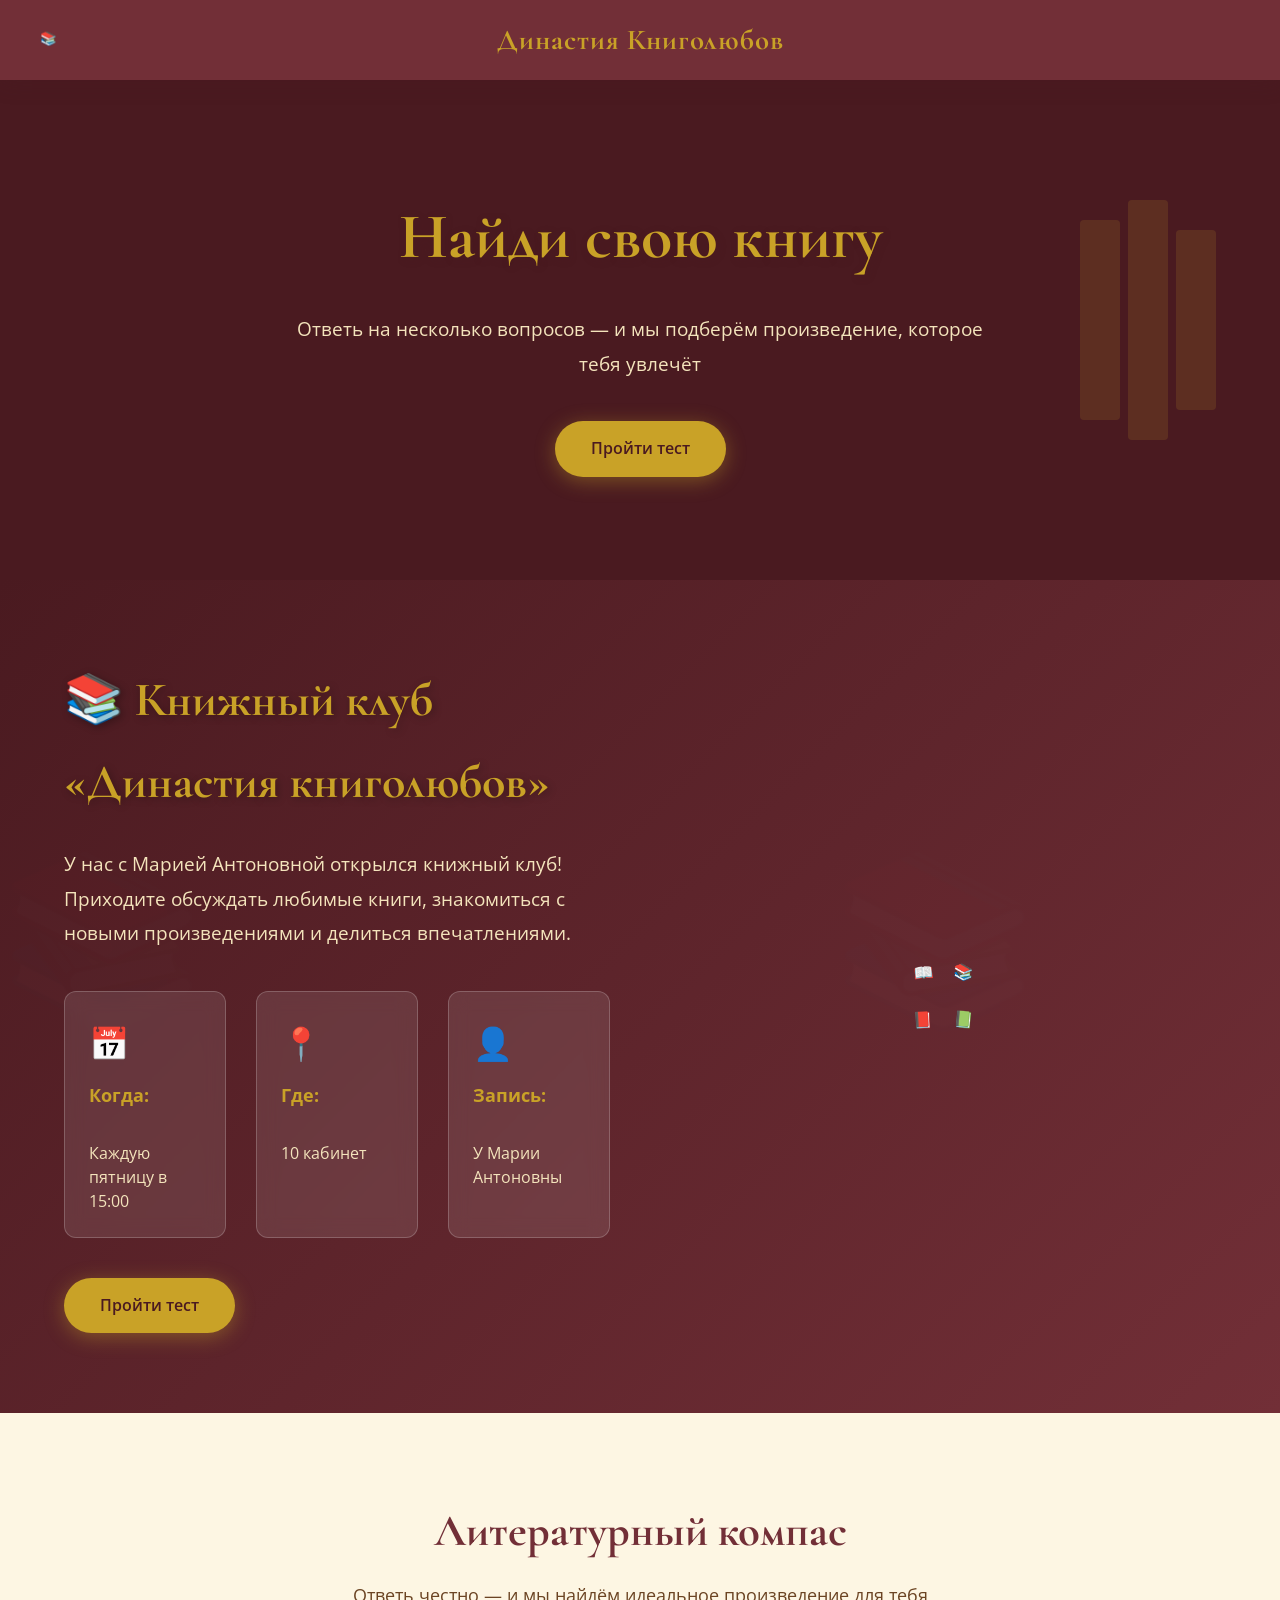
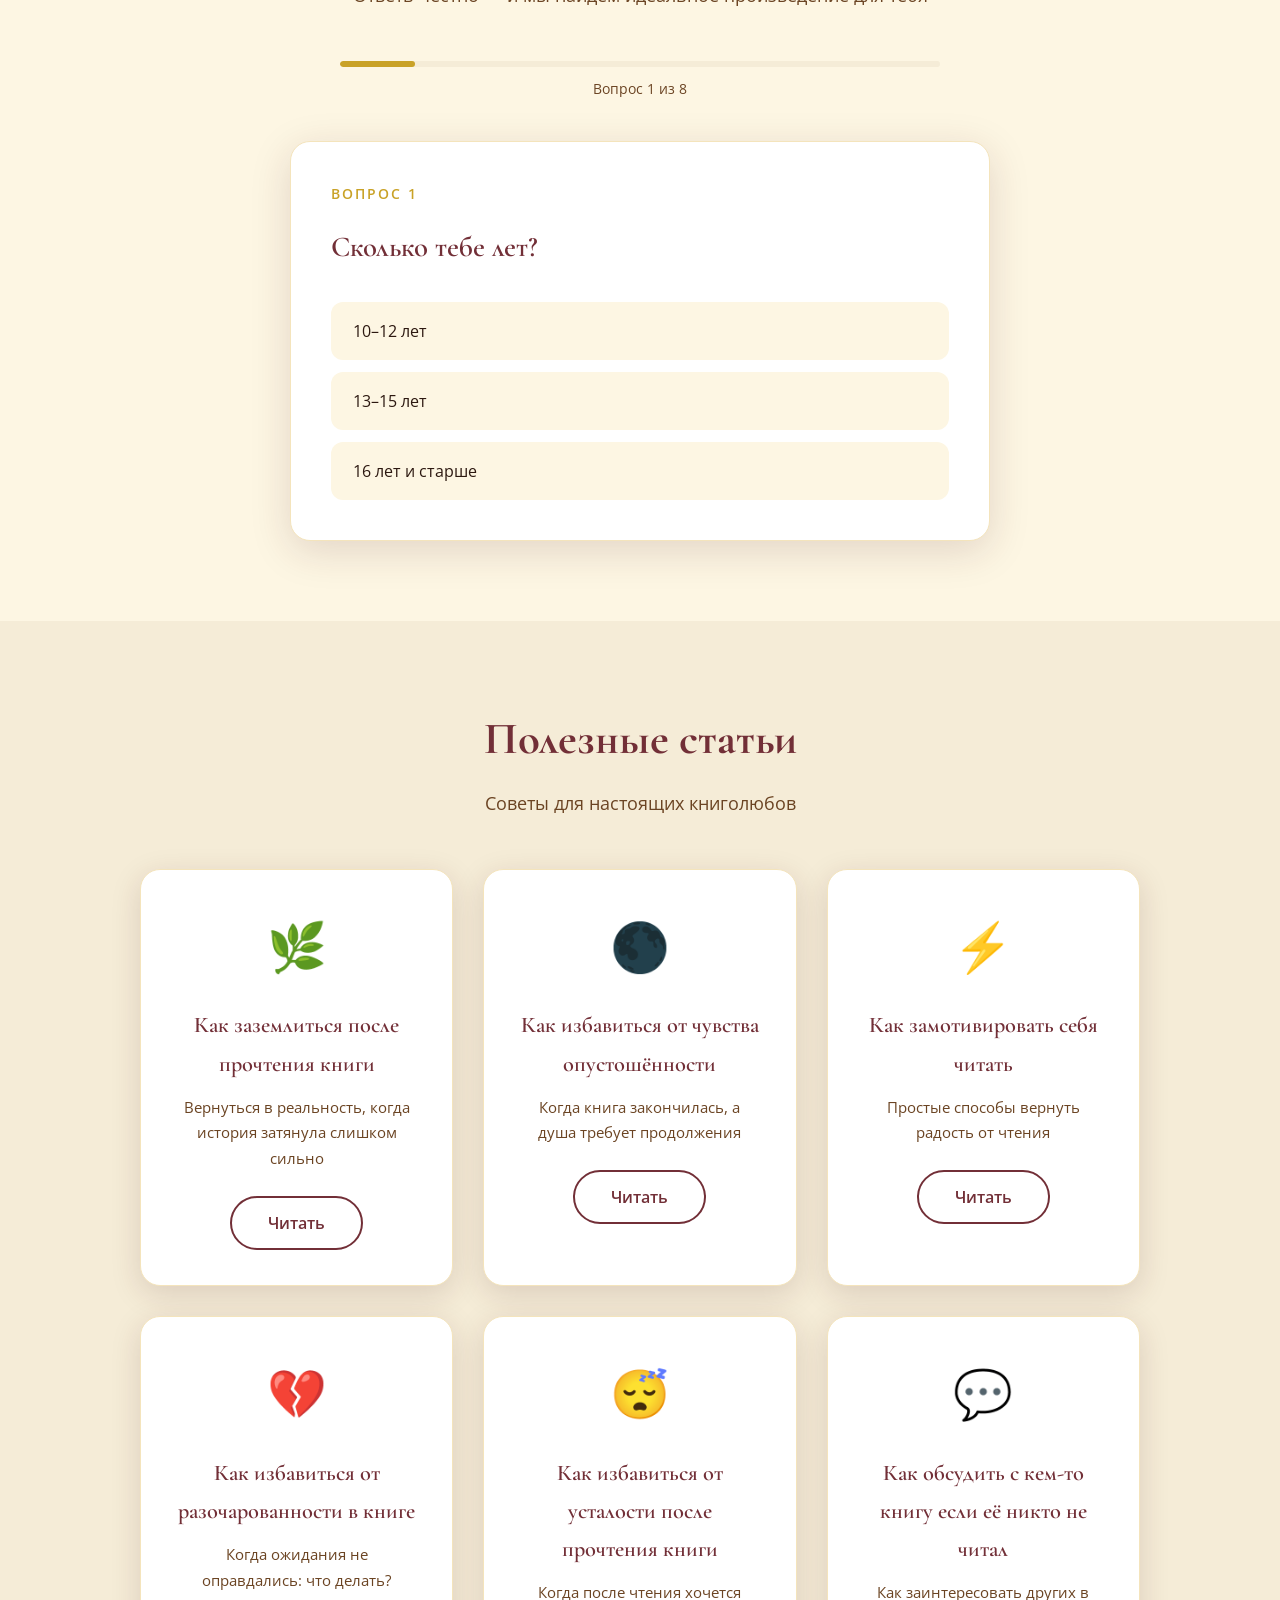
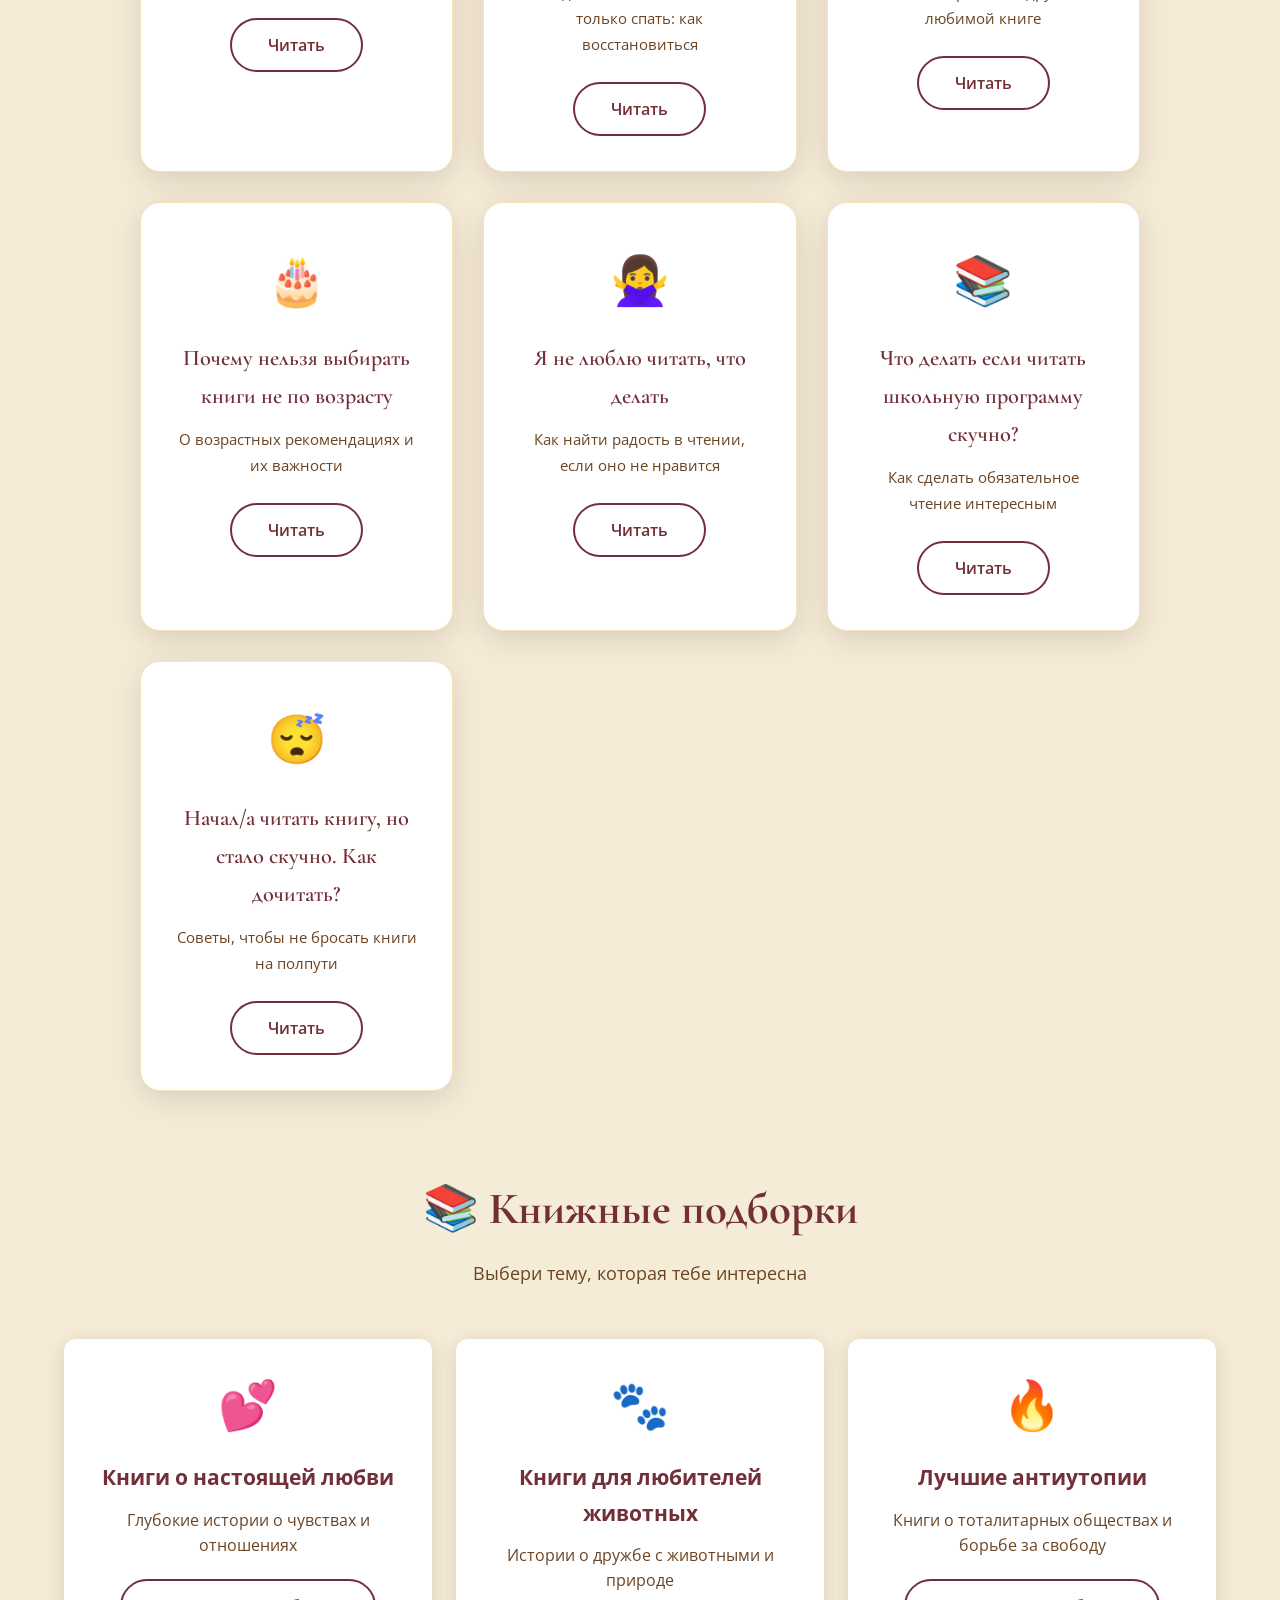
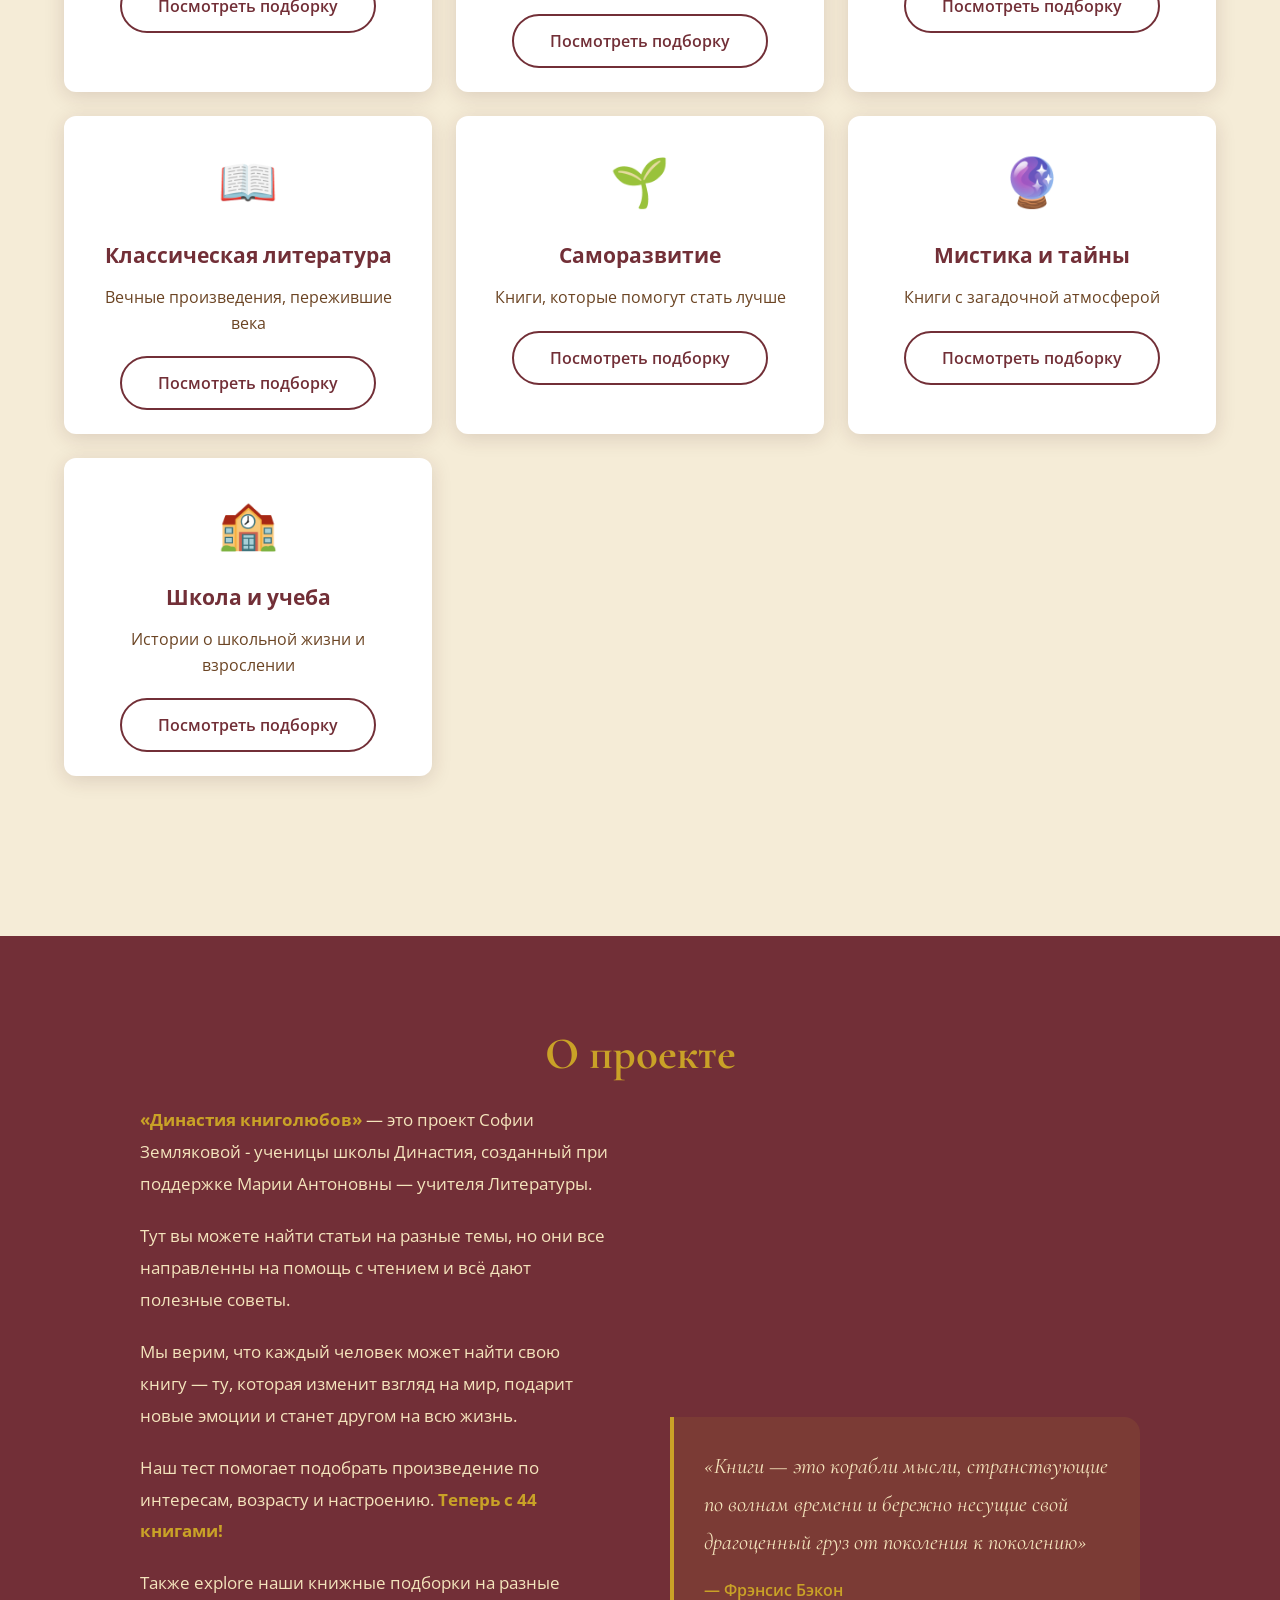
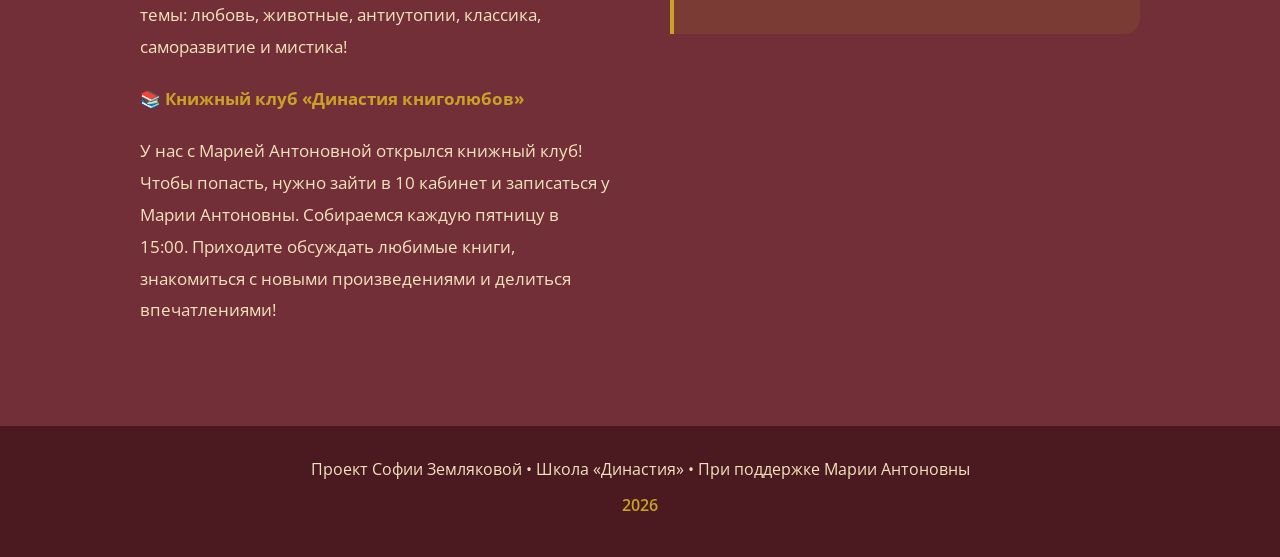
<file: index.html>
<!DOCTYPE html>
<html lang="ru">
<head>
    <meta charset="UTF-8">
    <meta name="viewport" content="width=device-width, initial-scale=1.0">
    <title>Династия книголюбов - Тест на подбор книг</title>
    <link rel="preconnect" href="https://fonts.googleapis.com">
    <link rel="preconnect" href="https://fonts.gstatic.com" crossorigin>
    <link href="https://fonts.googleapis.com/css2?family=Cormorant+Garamond:ital,wght@0,400;0,600;0,700;1,400&family=Open+Sans:wght@400;600&display=swap" rel="stylesheet">
    <link rel="stylesheet" href="styles.css">
</head>
<body>
    <header class="header">
        <button class="menu-toggle" aria-label="Меню">
            <span class="menu-icon">📚</span>
        </button>
        <div class="site-title">Династия Книголюбов</div>
    </header>
    
    <div class="mobile-menu">
        <div class="mobile-menu-content">
            <a href="#test" class="mobile-nav-link">Тест</a>
            <a href="#articles" class="mobile-nav-link">Статьи</a>
            <a href="#collections" class="mobile-nav-link">Подборки</a>
            <a href="#club" class="mobile-nav-link">Книжный клуб</a>
            <a href="#about" class="mobile-nav-link">О проекте</a>
        </div>
    </div>

    <section class="hero">
        <div class="hero-content">
            <h2 class="hero-title">Найди свою книгу</h2>
            <p class="hero-subtitle">Ответь на несколько вопросов — и мы подберём произведение, которое тебя увлечёт</p>
            <a href="#test" class="btn btn-primary">Пройти тест</a>
        </div>
        <div class="hero-decoration">
            <div class="book-spine"></div>
            <div class="book-spine"></div>
            <div class="book-spine"></div>
        </div>
    </section>

    <!-- Баннер книжного клуба -->
    <section id="club" class="club-banner">
        <div class="container">
            <div class="club-content">
                <div class="club-text">
                    <h2 class="club-title">📚 Книжный клуб «Династия книголюбов»</h2>
                    <p class="club-description">У нас с Марией Антоновной открылся книжный клуб! Приходите обсуждать любимые книги, знакомиться с новыми произведениями и делиться впечатлениями.</p>
                    <div class="club-details">
                        <div class="club-detail">
                            <span class="club-icon">📅</span>
                            <div>
                                <strong>Когда:</strong><br>
                                Каждую пятницу в 15:00
                            </div>
                        </div>
                        <div class="club-detail">
                            <span class="club-icon">📍</span>
                            <div>
                                <strong>Где:</strong><br>
                                10 кабинет
                            </div>
                        </div>
                        <div class="club-detail">
                            <span class="club-icon">👤</span>
                            <div>
                                <strong>Запись:</strong><br>
                                У Марии Антоновны
                            </div>
                        </div>
                    </div>
                    <a href="#test" class="btn btn-primary">Пройти тест</a>
                </div>
                <div class="club-illustration">
                    <div class="club-books">
                        <div class="book club-book-1">📖</div>
                        <div class="book club-book-2">📚</div>
                        <div class="book club-book-3">📕</div>
                        <div class="book club-book-4">📗</div>
                    </div>
                </div>
            </div>
        </div>
    </section>

    <section id="test" class="test-section">
        <div class="container">
            <h2 class="section-title">Литературный компас</h2>
            <p class="section-subtitle">Ответь честно — и мы найдём идеальное произведение для тебя</p>
            
            <div id="quiz-container">
                <!-- Вопросы будут здесь -->
            </div>
            
            <div id="result-container" class="hidden">
                <!-- Результат будет здесь -->
            </div>
        </div>
    </section>

    <section id="articles" class="articles-section">
        <div class="container">
            <h2 class="section-title">Полезные статьи</h2>
            <p class="section-subtitle">Советы для настоящих книголюбов</p>
            
            <div class="articles-grid">
                <article class="article-card" data-article="grounding">
                    <div class="article-icon">🌿</div>
                    <h3>Как заземлиться после прочтения книги</h3>
                    <p>Вернуться в реальность, когда история затянула слишком сильно</p>
                    <button class="btn btn-secondary read-more">Читать</button>
                </article>
                
                <article class="article-card" data-article="emptiness">
                    <div class="article-icon">🌑</div>
                    <h3>Как избавиться от чувства опустошённости</h3>
                    <p>Когда книга закончилась, а душа требует продолжения</p>
                    <button class="btn btn-secondary read-more">Читать</button>
                </article>
                
                <article class="article-card" data-article="motivation">
                    <div class="article-icon">⚡</div>
                    <h3>Как замотивировать себя читать</h3>
                    <p>Простые способы вернуть радость от чтения</p>
                    <button class="btn btn-secondary read-more">Читать</button>
                </article>
                
                <article class="article-card" data-article="disappointment">
                    <div class="article-icon">💔</div>
                    <h3>Как избавиться от разочарованности в книге</h3>
                    <p>Когда ожидания не оправдались: что делать?</p>
                    <button class="btn btn-secondary read-more">Читать</button>
                </article>
                
                <article class="article-card" data-article="fatigue">
                    <div class="article-icon">😴</div>
                    <h3>Как избавиться от усталости после прочтения книги</h3>
                    <p>Когда после чтения хочется только спать: как восстановиться</p>
                    <button class="btn btn-secondary read-more">Читать</button>
                </article>
                
                <article class="article-card" data-article="discuss">
                    <div class="article-icon">💬</div>
                    <h3>Как обсудить с кем-то книгу если её никто не читал</h3>
                    <p>Как заинтересовать других в любимой книге</p>
                    <button class="btn btn-secondary read-more">Читать</button>
                </article>
                
                <article class="article-card" data-article="age">
                    <div class="article-icon">🎂</div>
                    <h3>Почему нельзя выбирать книги не по возрасту</h3>
                    <p>О возрастных рекомендациях и их важности</p>
                    <button class="btn btn-secondary read-more">Читать</button>
                </article>
                
                <article class="article-card" data-article="dislike">
                    <div class="article-icon">🙅‍♀️</div>
                    <h3>Я не люблю читать, что делать</h3>
                    <p>Как найти радость в чтении, если оно не нравится</p>
                    <button class="btn btn-secondary read-more">Читать</button>
                </article>
                
                <article class="article-card" data-article="school">
                    <div class="article-icon">📚</div>
                    <h3>Что делать если читать школьную программу скучно?</h3>
                    <p>Как сделать обязательное чтение интересным</p>
                    <button class="btn btn-secondary read-more">Читать</button>
                </article>
                
                <article class="article-card" data-article="boring">
                    <div class="article-icon">😴</div>
                    <h3>Начал/а читать книгу, но стало скучно. Как дочитать?</h3>
                    <p>Советы, чтобы не бросать книги на полпути</p>
                    <button class="btn btn-secondary read-more">Читать</button>
                </article>
            </div>
            
            <!-- Отдельный раздел для книжных подборок -->
            <div class="books-section">
                <h2 class="section-title">📚 Книжные подборки</h2>
                <p class="section-subtitle">Выбери тему, которая тебе интересна</p>
                
                <div class="collections-grid">
                    <div class="collection-card" data-collection="love">
                        <div class="collection-icon">💕</div>
                        <h3>Книги о настоящей любви</h3>
                        <p>Глубокие истории о чувствах и отношениях</p>
                        <button class="btn btn-secondary view-collection">Посмотреть подборку</button>
                    </div>
                    
                    <div class="collection-card" data-collection="animals">
                        <div class="collection-icon">🐾</div>
                        <h3>Книги для любителей животных</h3>
                        <p>Истории о дружбе с животными и природе</p>
                        <button class="btn btn-secondary view-collection">Посмотреть подборку</button>
                    </div>
                    
                    <div class="collection-card" data-collection="dystopia">
                        <div class="collection-icon">🔥</div>
                        <h3>Лучшие антиутопии</h3>
                        <p>Книги о тоталитарных обществах и борьбе за свободу</p>
                        <button class="btn btn-secondary view-collection">Посмотреть подборку</button>
                    </div>
                    
                    <div class="collection-card" data-collection="classics">
                        <div class="collection-icon">📖</div>
                        <h3>Классическая литература</h3>
                        <p>Вечные произведения, пережившие века</p>
                        <button class="btn btn-secondary view-collection">Посмотреть подборку</button>
                    </div>
                    
                    <div class="collection-card" data-collection="selfhelp">
                        <div class="collection-icon">🌱</div>
                        <h3>Саморазвитие</h3>
                        <p>Книги, которые помогут стать лучше</p>
                        <button class="btn btn-secondary view-collection">Посмотреть подборку</button>
                    </div>
                    
                    <div class="collection-card" data-collection="mystery">
                        <div class="collection-icon">🔮</div>
                        <h3>Мистика и тайны</h3>
                        <p>Книги с загадочной атмосферой</p>
                        <button class="btn btn-secondary view-collection">Посмотреть подборку</button>
                    </div>
                    
                    <div class="collection-card" data-collection="school">
                        <div class="collection-icon">🏫</div>
                        <h3>Школа и учеба</h3>
                        <p>Истории о школьной жизни и взрослении</p>
                        <button class="btn btn-secondary view-collection">Посмотреть подборку</button>
                    </div>
                </div>
            </div>
            
        </div>
    </section>

    <section id="about" class="about-section">
        <div class="container">
            <h2 class="section-title">О проекте</h2>
            <div class="about-content">
                <div class="about-text">
                    <p><strong>«Династия книголюбов»</strong> — это проект Софии Земляковой - ученицы школы Династия, созданный при поддержке Марии Антоновны — учителя Литературы.</p>
                    <p>Тут вы можете найти статьи на разные темы, но они все направленны на помощь с чтением и всё дают полезные советы.</p>
                    <p>Мы верим, что каждый человек может найти свою книгу — ту, которая изменит взгляд на мир, подарит новые эмоции и станет другом на всю жизнь.</p>
                    <p>Наш тест помогает подобрать произведение по интересам, возрасту и настроению. <strong>Теперь с 44 книгами!</strong></p>
                    <p>Также explore наши книжные подборки на разные темы: любовь, животные, антиутопии, классика, саморазвитие и мистика!</p>
                    <p><strong>📚 Книжный клуб «Династия книголюбов»</strong></p>
                    <p>У нас с Марией Антоновной открылся книжный клуб! Чтобы попасть, нужно зайти в 10 кабинет и записаться у Марии Антоновны. Собираемся каждую пятницу в 15:00. Приходите обсуждать любимые книги, знакомиться с новыми произведениями и делиться впечатлениями!</p>
                </div>
                <div class="about-decoration">
                    <div class="quote">
                        <blockquote>«Книги — это корабли мысли, странствующие по волнам времени и бережно несущие свой драгоценный груз от поколения к поколению»</blockquote>
                        <cite>— Фрэнсис Бэкон</cite>
                    </div>
                </div>
            </div>
        </div>
    </section>

    <footer class="footer">
        <div class="container">
            <p>Проект Софии Земляковой • Школа «Династия» • При поддержке Марии Антоновны</p>
            <p class="footer-year">2026</p>
        </div>
    </footer>

    <!-- Модальные окна -->
    <div id="collection-modal" class="modal hidden">
        <div class="modal-content">
            <button class="modal-close">&times;</button>
            <div id="collection-body"></div>
        </div>
    </div>

    <div id="article-modal" class="modal hidden">
        <div class="modal-content">
            <button class="modal-close">&times;</button>
            <div id="article-body"></div>
        </div>
    </div>

    <!-- Модальные окна -->
    <div id="collection-modal" class="modal hidden">
        <div class="modal-content">
            <button class="modal-close">&times;</button>
            <div id="collection-body"></div>
        </div>
    </div>

    <div id="article-modal" class="modal hidden">
        <div class="modal-content">
            <button class="modal-close">&times;</button>
            <div id="article-body"></div>
        </div>
    </div>

    <script src="articles.js"></script>
    <script src="books.js"></script>
    <script src="app.js"></script>
    
    <!-- JavaScript для мобильного меню и интерактивности -->
    <script>
        // Ожидаем загрузки DOM
        document.addEventListener('DOMContentLoaded', function() {
            console.log('DOM загружен');
            
            // Мобильное меню
            const menuToggle = document.querySelector('.menu-toggle');
            const mobileMenu = document.querySelector('.mobile-menu');
            
            if (menuToggle && mobileMenu) {
                menuToggle.addEventListener('click', function() {
                    mobileMenu.classList.toggle('active');
                    console.log('Меню переключено');
                });
            } else {
                console.log('Элементы меню не найдены');
            }
            
            // Закрытие меню при клике на ссылку
            const navLinks = document.querySelectorAll('.mobile-nav-link');
            navLinks.forEach(link => {
                link.addEventListener('click', function() {
                    if (mobileMenu) {
                        mobileMenu.classList.remove('active');
                        console.log('Меню закрыто');
                    }
                });
            });
            
            // Интерактивность для книг в книжном клубе
            const clubBooks = document.querySelectorAll('.club-book');
            clubBooks.forEach(book => {
                book.addEventListener('mouseenter', function() {
                    this.style.transform = 'translateY(-15px) scale(1.15) rotate(' + 
                        (this.classList.contains('club-book-1') ? '-8deg' : 
                         this.classList.contains('club-book-2') ? '5deg' : 
                         this.classList.contains('club-book-3') ? '-5deg' : '8deg') + ')';
                });
                
                book.addEventListener('mouseleave', function() {
                    this.style.transform = '';
                });
                
                // Добавляем эффект при клике
                book.addEventListener('click', function() {
                    this.style.transform = 'translateY(-5px) scale(1.05)';
                    setTimeout(() => {
                        this.style.transform = '';
                    }, 200);
                });
            });
            
            // Плавная прокрутка для якорных ссылок
            const anchors = document.querySelectorAll('a[href^="#"]');
            anchors.forEach(anchor => {
                anchor.addEventListener('click', function (e) {
                    e.preventDefault();
                    const href = this.getAttribute('href');
                    const target = document.querySelector(href);
                    if (target) {
                        target.scrollIntoView({
                            behavior: 'smooth',
                            block: 'start'
                        });
                        console.log('Плавная прокрутка к', href);
                    }
                });
            });
        });
        
        // Резервная обработка для загрузки после DOM
        window.addEventListener('load', function() {
            console.log('Страница полностью загружена');
        });
    </script>
</body>
</html>
</file>
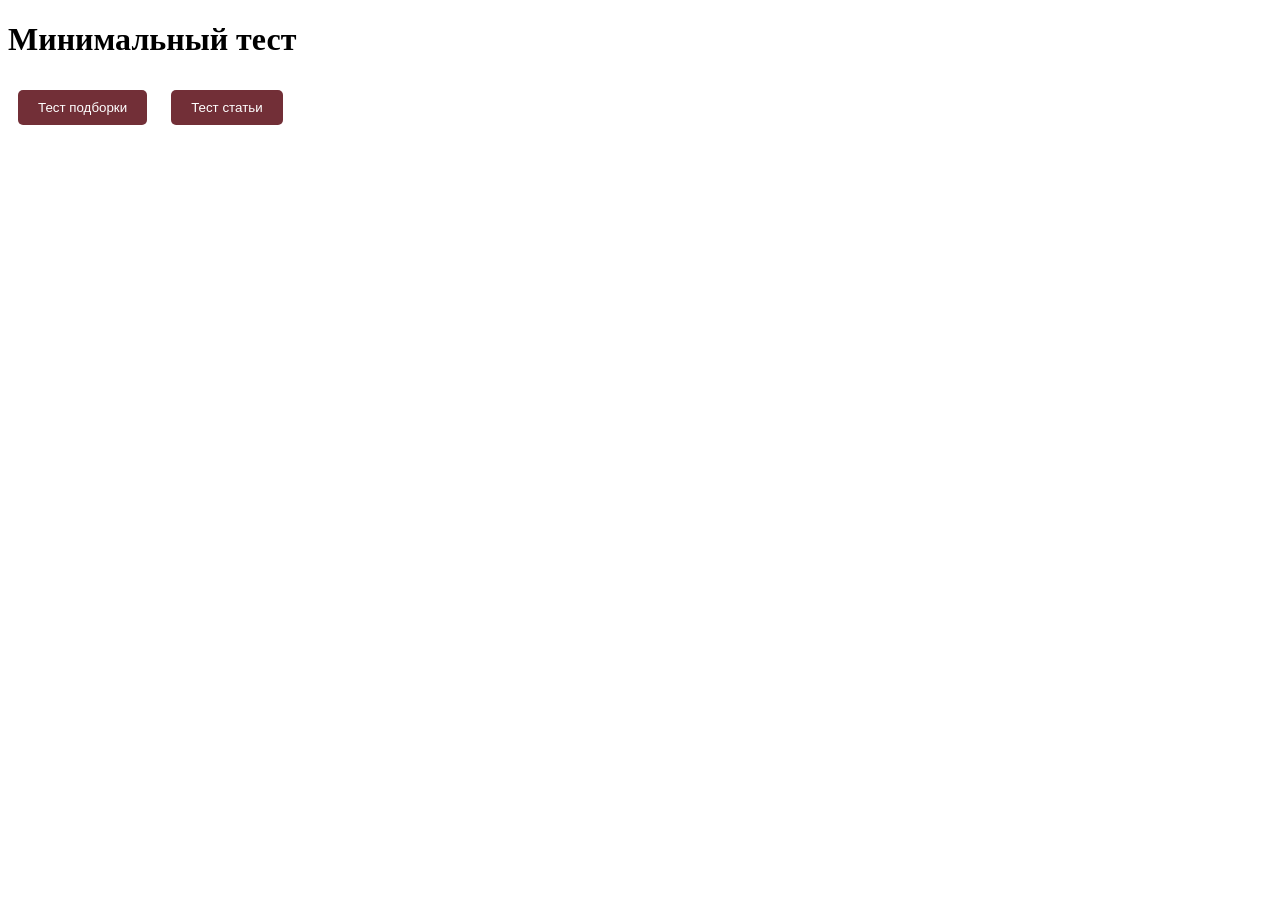
<file: test-minimal.html>
<!DOCTYPE html>
<html lang="ru">
<head>
    <meta charset="UTF-8">
    <meta name="viewport" content="width=device-width, initial-scale=1.0">
    <title>Минимальный тест</title>
    <style>
        .btn {
            padding: 10px 20px;
            background: #722F37;
            color: white;
            border: none;
            border-radius: 5px;
            cursor: pointer;
            margin: 10px;
        }
        .btn:hover {
            background: #8B3A44;
        }
        .modal {
            display: none;
            position: fixed;
            top: 0;
            left: 0;
            width: 100%;
            height: 100%;
            background: rgba(0,0,0,0.5);
            z-index: 1000;
        }
        .modal-content {
            background: white;
            margin: 50px auto;
            padding: 20px;
            width: 80%;
            max-width: 600px;
            border-radius: 10px;
        }
    </style>
</head>
<body>
    <h1>Минимальный тест</h1>
    <button class="btn view-collection" data-collection="love">Тест подборки</button>
    <button class="btn read-more" data-article="motivation">Тест статьи</button>
    
    <div id="collection-modal" class="modal">
        <div class="modal-content">
            <button class="modal-close">&times;</button>
            <h2>Тестовое окно подборок</h2>
            <p>Если это видно, то подборки работают!</p>
        </div>
    </div>
    
    <div id="article-modal" class="modal">
        <div class="modal-content">
            <button class="modal-close">&times;</button>
            <h2>Тестовое окно статей</h2>
            <p>Если это видно, то статьи работают!</p>
        </div>
    </div>
    
    <script>
        console.log('Minimal test loaded');
        
        document.addEventListener('DOMContentLoaded', function() {
            console.log('DOM loaded');
            
            // Тест кнопок подборок
            const viewCollectionButtons = document.querySelectorAll('.view-collection');
            console.log('Found view-collection buttons:', viewCollectionButtons.length);
            
            viewCollectionButtons.forEach(button => {
                button.addEventListener('click', function() {
                    console.log('View collection button clicked');
                    document.getElementById('collection-modal').style.display = 'block';
                });
            });
            
            // Тест кнопок статей
            const readMoreButtons = document.querySelectorAll('.read-more');
            console.log('Found read-more buttons:', readMoreButtons.length);
            
            readMoreButtons.forEach(button => {
                button.addEventListener('click', function() {
                    console.log('Read more button clicked');
                    document.getElementById('article-modal').style.display = 'block';
                });
            });
            
            // Тест закрытия модальных окон
            const modalCloseButtons = document.querySelectorAll('.modal-close');
            console.log('Found modal close buttons:', modalCloseButtons.length);
            
            modalCloseButtons.forEach(button => {
                button.addEventListener('click', function() {
                    console.log('Modal close clicked');
                    this.closest('.modal').style.display = 'none';
                });
            });
        });
    </script>
</body>
</html>
</file>
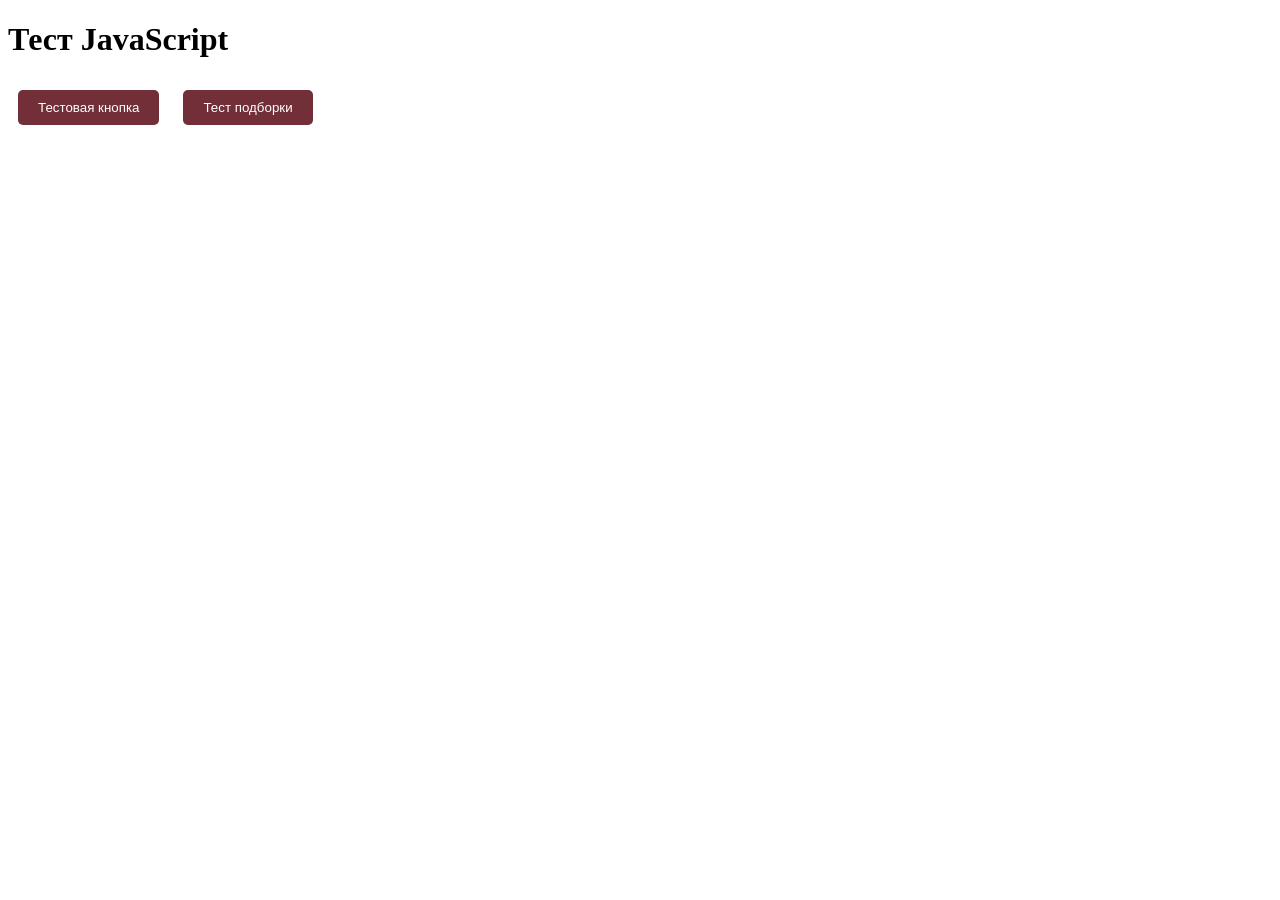
<file: test.html>
<!DOCTYPE html>
<html lang="ru">
<head>
    <meta charset="UTF-8">
    <meta name="viewport" content="width=device-width, initial-scale=1.0">
    <title>Тест JavaScript</title>
    <style>
        .btn {
            padding: 10px 20px;
            background: #722F37;
            color: white;
            border: none;
            border-radius: 5px;
            cursor: pointer;
            margin: 10px;
        }
        .btn:hover {
            background: #8B3A44;
        }
        .modal {
            display: none;
            position: fixed;
            top: 0;
            left: 0;
            width: 100%;
            height: 100%;
            background: rgba(0,0,0,0.5);
            z-index: 1000;
        }
        .modal-content {
            background: white;
            margin: 50px auto;
            padding: 20px;
            width: 80%;
            max-width: 600px;
            border-radius: 10px;
        }
    </style>
</head>
<body>
    <h1>Тест JavaScript</h1>
    <button class="btn" id="testBtn">Тестовая кнопка</button>
    <button class="btn view-collection" data-collection="love">Тест подборки</button>
    
    <div id="test-modal" class="modal">
        <div class="modal-content">
            <button class="modal-close">&times;</button>
            <h2>Тестовое модальное окно</h2>
            <p>Если это видно, то JavaScript работает!</p>
        </div>
    </div>
    
    <script>
        console.log('JavaScript loaded');
        
        document.addEventListener('DOMContentLoaded', function() {
            console.log('DOM loaded');
            
            const testBtn = document.getElementById('testBtn');
            const testModal = document.getElementById('test-modal');
            const modalClose = document.querySelector('.modal-close');
            
            testBtn.addEventListener('click', function() {
                console.log('Test button clicked');
                testModal.style.display = 'block';
            });
            
            modalClose.addEventListener('click', function() {
                console.log('Modal close clicked');
                testModal.style.display = 'none';
            });
            
            const viewCollectionButtons = document.querySelectorAll('.view-collection');
            console.log('Found view-collection buttons:', viewCollectionButtons.length);
            
            viewCollectionButtons.forEach(button => {
                button.addEventListener('click', function() {
                    console.log('View collection button clicked');
                    testModal.style.display = 'block';
                });
            });
        });
    </script>
</body>
</html>
</file>
<file: styles.css>
/* === БАЗОВЫЕ НАСТРОЙКИ === */
:root {
    --bordeaux: #722F37;
    --bordeaux-dark: #4A1A20;
    --bordeaux-light: #8B3A44;
    --gold: #C9A227;
    --gold-light: #D4AF37;
    --gold-pale: #F4E4BC;
    --cream: #FDF6E3;
    --cream-dark: #F5ECD7;
    --text-dark: #2C1810;
    --text-light: #6B4423;
    --white: #FFFFFF;
    --shadow: rgba(74, 26, 32, 0.15);
    --shadow-strong: rgba(74, 26, 32, 0.3);
}

* {
    margin: 0;
    padding: 0;
    box-sizing: border-box;
}

html {
    scroll-behavior: smooth;
}

body {
    font-family: 'Open Sans', sans-serif;
    color: var(--text-dark);
    background: var(--cream);
    line-height: 1.7;
}

.container {
    max-width: 1200px;
    margin: 0 auto;
    padding: 0 24px;
}

/* === ШАПКА === */
.header {
    background: var(--bordeaux);
    padding: 20px 24px;
    position: sticky;
    top: 0;
    z-index: 100;
    box-shadow: 0 2px 20px var(--shadow-strong);
    display: flex;
    align-items: center;
    justify-content: center;
    min-height: 80px;
}

.site-title {
    font-family: 'Cormorant Garamond', serif;
    font-size: 1.8rem;
    font-weight: 700;
    color: var(--gold);
    letter-spacing: 1px;
    text-align: center;
    position: absolute;
    left: 50%;
    transform: translateX(-50%);
    width: 100%;
    max-width: 600px;
}

/* Меню */
.menu-toggle {
    background: none;
    border: none;
    cursor: pointer;
    padding: 12px;
    z-index: 101;
    position: absolute;
    left: 24px;
    top: 50%;
    transform: translateY(-50%);
    transition: transform 0.3s;
}

.menu-toggle:hover {
    transform: translateY(-50%) scale(1.1);
}

/* Иконка меню из трех полосок */
.menu-icon {
    display: flex;
    flex-direction: column;
    gap: 4px;
    width: 24px;
    height: 18px;
    position: relative;
}

.menu-icon span {
    display: block;
    width: 100%;
    height: 3px;
    background: var(--gold);
    border-radius: 2px;
    transition: all 0.3s ease;
}

.menu-toggle:hover .menu-icon span {
    background: var(--gold-light);
}

.mobile-menu {
    display: none;
    position: fixed;
    top: 0;
    left: 0;
    width: 100%;
    height: 100%;
    background: var(--bordeaux-dark);
    z-index: 200;
    opacity: 0;
    visibility: hidden;
    transition: all 0.3s ease;
}

.mobile-menu.active {
    display: flex;
    opacity: 1;
    visibility: visible;
}

.mobile-menu.active {
    display: flex;
    opacity: 1;
    visibility: visible;
}

.mobile-menu-content {
    display: flex;
    flex-direction: column;
    justify-content: center;
    align-items: center;
    height: 100%;
    gap: 30px;
    padding: 0 20px;
}

.mobile-nav-link {
    color: var(--gold);
    text-decoration: none;
    font-size: 24px;
    font-weight: 600;
    font-family: 'Cormorant Garamond', serif;
    position: relative;
    padding: 10px 20px;
    transition: all 0.3s;
}

.mobile-nav-link::after {
    content: '';
    position: absolute;
    bottom: 0;
    left: 50%;
    width: 0;
    height: 2px;
    background: var(--gold);
    transform: translateX(-50%);
    transition: width 0.3s;
}

.mobile-nav-link:hover::after {
    width: 80%;
}

.nav {
    display: flex;
    gap: 32px;
}

.nav-link {
    color: var(--gold-pale);
    text-decoration: none;
    font-weight: 600;
    font-size: 0.95rem;
    transition: color 0.3s;
    position: relative;
}

.nav-link:hover {
    color: var(--gold);
}

.nav-link::after {
    content: '';
    position: absolute;
    bottom: -4px;
    left: 0;
    width: 0;
    height: 2px;
    background: var(--gold);
    transition: width 0.3s;
}

.nav-link:hover::after {
    width: 100%;
}

/* === ГЛАВНЫЙ ЭКРАН === */
.hero {
    background: var(--bordeaux-dark);
    min-height: 500px;
    display: flex;
    align-items: center;
    justify-content: center;
    position: relative;
    overflow: hidden;
    padding: 80px 24px;
}

.hero-content {
    text-align: center;
    z-index: 2;
    max-width: 700px;
}

.hero-title {
    font-family: 'Cormorant Garamond', serif;
    font-size: 4rem;
    font-weight: 700;
    color: var(--gold);
    margin-bottom: 20px;
    text-shadow: 2px 2px 8px var(--shadow-strong);
}

.hero-subtitle {
    font-size: 1.2rem;
    color: var(--gold-pale);
    margin-bottom: 40px;
    line-height: 1.8;
}

.hero-decoration {
    position: absolute;
    right: 5%;
    top: 50%;
    transform: translateY(-50%);
    display: flex;
    gap: 8px;
    opacity: 0.15;
}

.book-spine {
    width: 40px;
    height: 200px;
    background: var(--gold);
    border-radius: 4px;
}

.book-spine:nth-child(2) {
    height: 240px;
    margin-top: -20px;
}

.book-spine:nth-child(3) {
    height: 180px;
    margin-top: 10px;
}

/* === КНОПКИ === */
.btn {
    display: inline-block;
    padding: 14px 36px;
    border-radius: 50px;
    font-weight: 600;
    font-size: 1rem;
    text-decoration: none;
    cursor: pointer;
    border: none;
    transition: all 0.3s;
    font-family: 'Open Sans', sans-serif;
}

.btn-primary {
    background: var(--gold);
    color: var(--bordeaux-dark);
    box-shadow: 0 4px 20px rgba(201, 162, 39, 0.4);
}

.btn-primary:hover {
    background: var(--gold-light);
    transform: translateY(-2px);
    box-shadow: 0 6px 30px rgba(201, 162, 39, 0.5);
}

.btn-secondary {
    background: transparent;
    color: var(--bordeaux);
    border: 2px solid var(--bordeaux);
}

.btn-secondary:hover {
    background: var(--bordeaux);
    color: var(--gold);
}

/* === СЕКЦИИ === */
.section-title {
    font-family: 'Cormorant Garamond', serif;
    font-size: 2.8rem;
    font-weight: 700;
    color: var(--bordeaux);
    text-align: center;
    margin-bottom: 12px;
}

.section-subtitle {
    text-align: center;
    color: var(--text-light);
    font-size: 1.1rem;
    margin-bottom: 50px;
}

/* === ТЕСТ === */
.test-section {
    padding: 80px 0;
    background: var(--cream);
}

/* Выбор типа теста */
.test-selection {
    max-width: 800px;
    margin: 0 auto;
    text-align: center;
}

.test-selection h3 {
    font-family: 'Cormorant Garamond', serif;
    font-size: 2.2rem;
    color: var(--bordeaux);
    margin-bottom: 3rem;
}

.test-options {
    display: grid;
    grid-template-columns: repeat(auto-fit, minmax(300px, 1fr));
    gap: 2rem;
    margin-bottom: 2rem;
}

.test-option-card {
    background: var(--white);
    border-radius: 16px;
    padding: 2rem;
    border: 2px solid var(--bordeaux);
    transition: all 0.3s ease;
    position: relative;
    overflow: hidden;
}

.test-option-card:hover {
    transform: translateY(-5px);
    box-shadow: 0 10px 30px var(--shadow);
}

.test-option-icon {
    font-size: 3rem;
    margin-bottom: 1rem;
}

.test-option-card h4 {
    font-family: 'Cormorant Garamond', serif;
    font-size: 1.5rem;
    color: var(--bordeaux);
    margin-bottom: 0.5rem;
}

.test-option-card p {
    color: var(--text-light);
    margin-bottom: 1.5rem;
    line-height: 1.6;
}

.test-features {
    list-style: none;
    margin-bottom: 1.5rem;
    text-align: left;
}

.test-features li {
    padding: 0.5rem 0;
    color: var(--text-dark);
    position: relative;
    padding-left: 1.5rem;
}

.test-features li:before {
    content: "✓";
    position: absolute;
    left: 0;
    color: var(--gold);
    font-weight: bold;
}

.quiz-progress {
    max-width: 600px;
    margin: 0 auto 40px;
}

.progress-bar {
    height: 6px;
    background: var(--cream-dark);
    border-radius: 3px;
    overflow: hidden;
}

.progress-fill {
    height: 100%;
    background: var(--gold);
    border-radius: 3px;
    transition: width 0.5s ease;
}

.progress-text {
    text-align: center;
    margin-top: 10px;
    color: var(--text-light);
    font-size: 0.9rem;
}

.question-card {
    background: var(--white);
    border-radius: 20px;
    padding: 40px;
    max-width: 700px;
    margin: 0 auto;
    box-shadow: 0 10px 40px var(--shadow);
    border: 1px solid var(--gold-pale);
}

.question-number {
    color: var(--gold);
    font-weight: 600;
    font-size: 0.9rem;
    text-transform: uppercase;
    letter-spacing: 2px;
    margin-bottom: 16px;
}

.question-title {
    font-family: 'Cormorant Garamond', serif;
    font-size: 1.8rem;
    font-weight: 600;
    color: var(--bordeaux);
    margin-bottom: 30px;
}

.options {
    display: flex;
    flex-direction: column;
    gap: 12px;
}

.option {
    background: var(--cream);
    border: 2px solid transparent;
    border-radius: 12px;
    padding: 16px 20px;
    cursor: pointer;
    transition: all 0.3s;
    font-size: 1rem;
    text-align: left;
    font-family: 'Open Sans', sans-serif;
    color: var(--text-dark);
}

.option:hover {
    border-color: var(--gold);
    background: var(--gold-pale);
}

.option.selected {
    border-color: var(--bordeaux);
    background: var(--bordeaux);
    color: var(--gold);
    transform: scale(1.02);
}

/* Карточные опции для основного теста */
.card-options {
    display: grid;
    grid-template-columns: repeat(auto-fit, minmax(200px, 1fr));
    gap: 1rem;
    margin-top: 1.5rem;
}

.card-option {
    padding: 1.5rem;
    border: 2px solid var(--bordeaux);
    border-radius: 12px;
    background: var(--white);
    cursor: pointer;
    transition: all 0.3s ease;
    text-align: center;
    display: flex;
    flex-direction: column;
    align-items: center;
    gap: 0.5rem;
}

.card-option:hover {
    background: var(--gold-pale);
    transform: translateY(-4px);
    box-shadow: 0 6px 16px var(--shadow);
}

.card-option .card-emoji {
    font-size: 2rem;
    margin-bottom: 0.5rem;
}

.card-option.selected {
    background: var(--bordeaux);
    color: var(--gold);
    border-color: var(--gold);
}

/* === РЕЗУЛЬТАТ === */
.result-card {
    background: var(--white);
    border-radius: 24px;
    padding: 50px;
    max-width: 800px;
    margin: 0 auto;
    box-shadow: 0 15px 50px var(--shadow);
    text-align: center;
    border: 2px solid var(--gold);
}

.result-badge {
    display: inline-block;
    background: var(--bordeaux);
    color: var(--gold);
    padding: 8px 24px;
    border-radius: 50px;
    font-size: 0.85rem;
    font-weight: 600;
    text-transform: uppercase;
    letter-spacing: 2px;
    margin-bottom: 24px;
}

.result-book-cover {
    width: 200px;
    height: 300px;
    margin: 0 auto 30px;
    border-radius: 12px;
    object-fit: cover;
    box-shadow: 0 10px 30px var(--shadow-strong);
}

.result-book-placeholder {
    width: 200px;
    height: 300px;
    margin: 0 auto 30px;
    background: var(--bordeaux);
    border-radius: 12px;
    display: flex;
    align-items: center;
    justify-content: center;
    color: var(--gold);
    font-family: 'Cormorant Garamond', serif;
    font-size: 1.2rem;
    padding: 20px;
    text-align: center;
    box-shadow: 0 10px 30px var(--shadow-strong);
}

.result-book-title {
    font-family: 'Cormorant Garamond', serif;
    font-size: 2.4rem;
    font-weight: 700;
    color: var(--bordeaux);
    margin-bottom: 8px;
}

.result-author {
    font-size: 1.2rem;
    color: var(--text-light);
    font-style: italic;
    margin-bottom: 24px;
}

.result-description {
    font-size: 1.1rem;
    line-height: 1.9;
    color: var(--text-dark);
    max-width: 600px;
    margin: 0 auto 30px;
}

.result-tags {
    display: flex;
    justify-content: center;
    flex-wrap: wrap;
    gap: 10px;
    margin-bottom: 30px;
}

/* Кнопки действий в результате */
.result-actions {
    display: flex;
    gap: 1rem;
    justify-content: center;
    flex-wrap: wrap;
}

.tag {
    background: var(--cream-dark);
    color: var(--bordeaux);
    padding: 6px 16px;
    border-radius: 20px;
    font-size: 0.85rem;
    font-weight: 600;
}

/* === СТАТЬИ === */
.articles-section {
    padding: 80px 0;
    background: var(--cream-dark);
}

.articles-grid {
    display: grid;
    grid-template-columns: repeat(auto-fit, minmax(280px, 1fr));
    gap: 30px;
    max-width: 1000px;
    margin: 0 auto;
}

.article-card {
    background: var(--white);
    border-radius: 20px;
    padding: 35px;
    text-align: center;
    box-shadow: 0 8px 30px var(--shadow);
    transition: transform 0.3s, box-shadow 0.3s;
    border: 1px solid var(--gold-pale);
}

.article-card:hover {
    transform: translateY(-5px);
    box-shadow: 0 15px 40px var(--shadow-strong);
}

.article-icon {
    font-size: 3rem;
    margin-bottom: 20px;
}

.article-card h3 {
    font-family: 'Cormorant Garamond', serif;
    font-size: 1.4rem;
    font-weight: 600;
    color: var(--bordeaux);
    margin-bottom: 12px;
}

.article-card p {
    color: var(--text-light);
    font-size: 0.95rem;
    margin-bottom: 24px;
    line-height: 1.7;
}

/* === МОДАЛЬНОЕ ОКНО === */
.modal {
    position: fixed;
    top: 0;
    left: 0;
    width: 100%;
    height: 100%;
    background: rgba(74, 26, 32, 0.8);
    display: flex;
    align-items: center;
    justify-content: center;
    z-index: 1000;
    padding: 24px;
}

.modal-content {
    background: var(--white);
    border-radius: 24px;
    padding: 50px;
    max-width: 700px;
    max-height: 80vh;
    overflow-y: auto;
    position: relative;
    box-shadow: 0 20px 60px var(--shadow-strong);
    border: 2px solid var(--gold);
}

.modal-close {
    position: absolute;
    top: 20px;
    right: 24px;
    background: none;
    border: none;
    font-size: 2rem;
    color: var(--bordeaux);
    cursor: pointer;
    transition: color 0.3s;
}

.modal-close:hover {
    color: var(--gold);
}

.article-body h3 {
    font-family: 'Cormorant Garamond', serif;
    font-size: 2rem;
    color: var(--bordeaux);
    margin-bottom: 24px;
}

.article-body p {
    margin-bottom: 16px;
    line-height: 1.9;
}

.article-body ul {
    margin: 16px 0;
    padding-left: 24px;
}

.article-body li {
    margin-bottom: 10px;
    line-height: 1.7;
}

/* === О ПРОЕКТЕ === */
.about-section {
    padding: 80px 0;
    background: var(--bordeaux);
    color: var(--gold-pale);
}

.about-section .section-title {
    color: var(--gold);
}

.about-content {
    display: grid;
    grid-template-columns: 1fr 1fr;
    gap: 60px;
    align-items: center;
    max-width: 1000px;
    margin: 0 auto;
}

.about-text p {
    margin-bottom: 20px;
    font-size: 1.05rem;
    line-height: 1.9;
}

.about-text strong {
    color: var(--gold);
}

.quote {
    background: rgba(201, 162, 39, 0.1);
    border-left: 4px solid var(--gold);
    padding: 30px;
    border-radius: 0 16px 16px 0;
}

.quote blockquote {
    font-family: 'Cormorant Garamond', serif;
    font-size: 1.4rem;
    font-style: italic;
    color: var(--gold-pale);
    line-height: 1.7;
    margin-bottom: 16px;
}

.quote cite {
    color: var(--gold);
    font-style: normal;
    font-weight: 600;
}

/* === ПОДВАЛ === */
.footer {
    background: var(--bordeaux-dark);
    padding: 30px 0;
    text-align: center;
    color: var(--gold-pale);
}

.footer p {
    margin-bottom: 8px;
}

.footer-year {
    color: var(--gold);
    font-weight: 600;
}

/* === УТИЛИТЫ === */
.hidden {
    display: none !important;
}

/* === КНИЖНЫЕ ПОДБОРКИ === */
.books-section {
    padding: 80px 0;
    background: var(--cream-dark);
}

.collections-grid {
    display: grid;
    grid-template-columns: repeat(auto-fit, minmax(300px, 1fr));
    gap: 24px;
    margin-top: 40px;
}

.collection-card {
    background: var(--white);
    border-radius: 12px;
    padding: 24px;
    box-shadow: 0 4px 20px var(--shadow);
    transition: transform 0.3s ease, box-shadow 0.3s ease;
    text-align: center;
}

.collection-card:hover {
    transform: translateY(-5px);
    box-shadow: 0 8px 30px var(--shadow-strong);
}

.collection-icon {
    font-size: 3rem;
    margin-bottom: 16px;
}

.collection-card h3 {
    font-size: 1.3rem;
    margin-bottom: 12px;
    color: var(--bordeaux);
}

.collection-card p {
    color: var(--text-light);
    margin-bottom: 20px;
    line-height: 1.6;
}

.books-list {
    margin-top: 24px;
    text-align: left;
}

.book-item {
    background: var(--cream);
    border-radius: 8px;
    padding: 16px;
    margin-bottom: 16px;
    border-left: 4px solid var(--gold);
}

.book-item h4 {
    color: var(--bordeaux);
    margin-bottom: 8px;
    font-size: 1.1rem;
}

.book-item p {
    color: var(--text-light);
    margin: 0;
    font-size: 0.95rem;
    line-height: 1.5;
}

/* === МОДАЛЬНЫЕ ОКНА ДЛЯ ПОДБОРОК === */
#collection-modal .modal-content {
    max-width: 700px;
    margin: 50px auto;
    padding: 32px;
    background: var(--white);
    border-radius: 16px;
    box-shadow: 0 10px 40px var(--shadow-strong);
}

#collection-modal h3 {
    color: var(--bordeaux);
    margin-bottom: 24px;
    font-size: 1.8rem;
    text-align: center;
}

#collection-modal .book-item {
    border-left: 4px solid var(--gold);
}

/* === АДАПТИВ === */
@media (max-width: 768px) {
    .hero-title {
        font-size: 2.5rem;
    }
    
    .hero-decoration {
        display: none;
    }
    
    .about-content {
        grid-template-columns: 1fr;
        gap: 40px;
    }
    
    .nav {
        gap: 16px;
    }
    
    .logo h1 {
        font-size: 1.2rem;
    }
    
    .section-title {
        font-size: 2rem;
    }
    
    .question-card,
    .result-card,
    .modal-content {
        padding: 24px;
    }
    
    .result-book-cover {
        width: 150px;
        height: 225px;
    }
    
    .collections-grid {
        grid-template-columns: 1fr;
        gap: 20px;
    }
    
    .collection-card {
        padding: 20px;
    }
    
    .collection-icon {
        font-size: 2.5rem;
    }
    
    #collection-modal .modal-content {
        margin: 20px;
        padding: 24px;
    }
    
    /* Мобильное меню */
    .menu-toggle {
        display: flex;
    }
    
    .nav {
        display: none;
    }
    
    .site-title {
        font-size: 1.5rem;
    }
    
    .mobile-menu.active {
        display: flex;
    }
    
    .menu-icon {
        width: 20px;
        height: 16px;
    }
    
    .menu-icon span {
        height: 2px;
    }
}

/* === БАННЕР КНИЖНОГО КЛУБА === */
.club-banner {
    background: linear-gradient(135deg, var(--bordeaux-dark) 0%, var(--bordeaux) 100%);
    padding: 80px 0;
    position: relative;
    overflow: hidden;
}

.club-banner::before {
    content: '';
    position: absolute;
    top: 0;
    left: 0;
    right: 0;
    bottom: 0;
    background: url('data:image/svg+xml,<svg xmlns="http://www.w3.org/2000/svg" viewBox="0 0 100 100"><text y="50" font-size="20" fill="%23F4E4BC" opacity="0.1">📚</text></svg>') repeat;
    opacity: 0.1;
    pointer-events: none;
}

.club-content {
    display: grid;
    grid-template-columns: 1fr 1fr;
    gap: 60px;
    align-items: center;
    position: relative;
    z-index: 2;
}

.club-title {
    font-family: 'Cormorant Garamond', serif;
    font-size: 3rem;
    font-weight: 700;
    color: var(--gold);
    margin-bottom: 24px;
    text-shadow: 2px 2px 8px rgba(0,0,0,0.3);
}

.club-description {
    font-size: 1.2rem;
    color: var(--gold-pale);
    margin-bottom: 40px;
    line-height: 1.8;
}

.club-details {
    display: grid;
    grid-template-columns: repeat(3, 1fr);
    gap: 30px;
    margin-bottom: 40px;
}

.club-detail {
    background: rgba(255, 255, 255, 0.1);
    border-radius: 12px;
    padding: 24px;
    backdrop-filter: blur(10px);
    border: 1px solid rgba(255, 255, 255, 0.2);
    transition: transform 0.3s ease;
}

.club-detail:hover {
    transform: translateY(-5px);
    background: rgba(255, 255, 255, 0.15);
}

.club-icon {
    font-size: 2rem;
    margin-bottom: 12px;
    display: block;
}

.club-detail strong {
    color: var(--gold);
    font-size: 1.1rem;
    display: block;
    margin-bottom: 8px;
}

.club-detail div {
    color: var(--gold-pale);
    line-height: 1.5;
}

.club-illustration {
    display: flex;
    justify-content: center;
    align-items: center;
    min-height: 300px;
}

.club-books {
    display: grid;
    grid-template-columns: repeat(2, 1fr);
    gap: 20px;
    max-width: 240px;
}

.club-book {
    font-size: 3rem;
    background: var(--gold);
    color: var(--bordeaux-dark);
    border-radius: 8px;
    display: flex;
    align-items: center;
    justify-content: center;
    box-shadow: 0 8px 25px var(--shadow-strong);
    transition: transform 0.3s ease;
}

.club-book:hover {
    transform: translateY(-10px) scale(1.1);
}

.club-book-1 {
    transform: rotate(-5deg);
}

.club-book-2 {
    transform: rotate(3deg);
}

.club-book-3 {
    transform: rotate(-3deg);
}

.club-book-4 {
    transform: rotate(5deg);
}

/* Адаптивность для баннера книжного клуба */
@media (max-width: 768px) {
    .club-content {
        grid-template-columns: 1fr;
        gap: 40px;
        text-align: center;
    }
    
    .club-title {
        font-size: 2.2rem;
    }
    
    .club-details {
        grid-template-columns: 1fr;
        gap: 20px;
    }
    
    .club-detail {
        padding: 20px;
    }
    
    .club-books {
        max-width: 200px;
    }
    
    .club-book {
        font-size: 2.5rem;
    }
}
</file>
